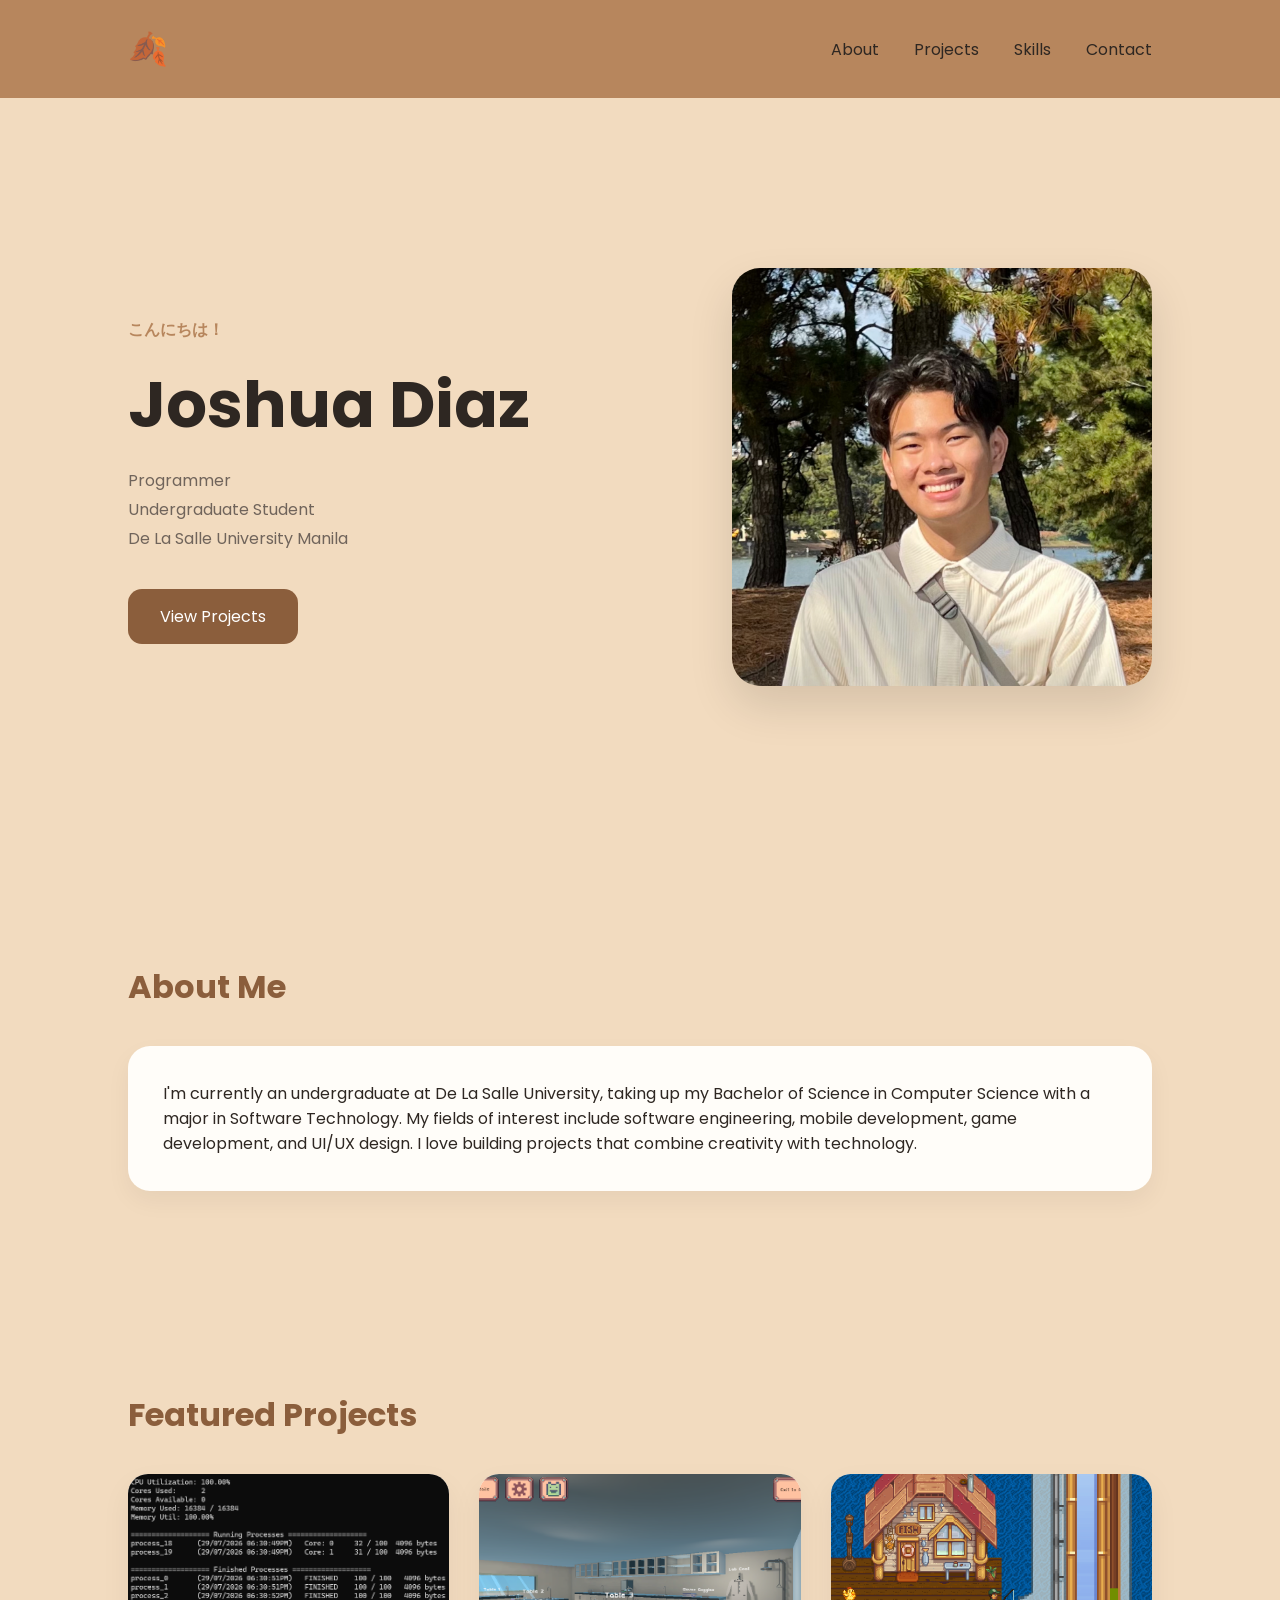
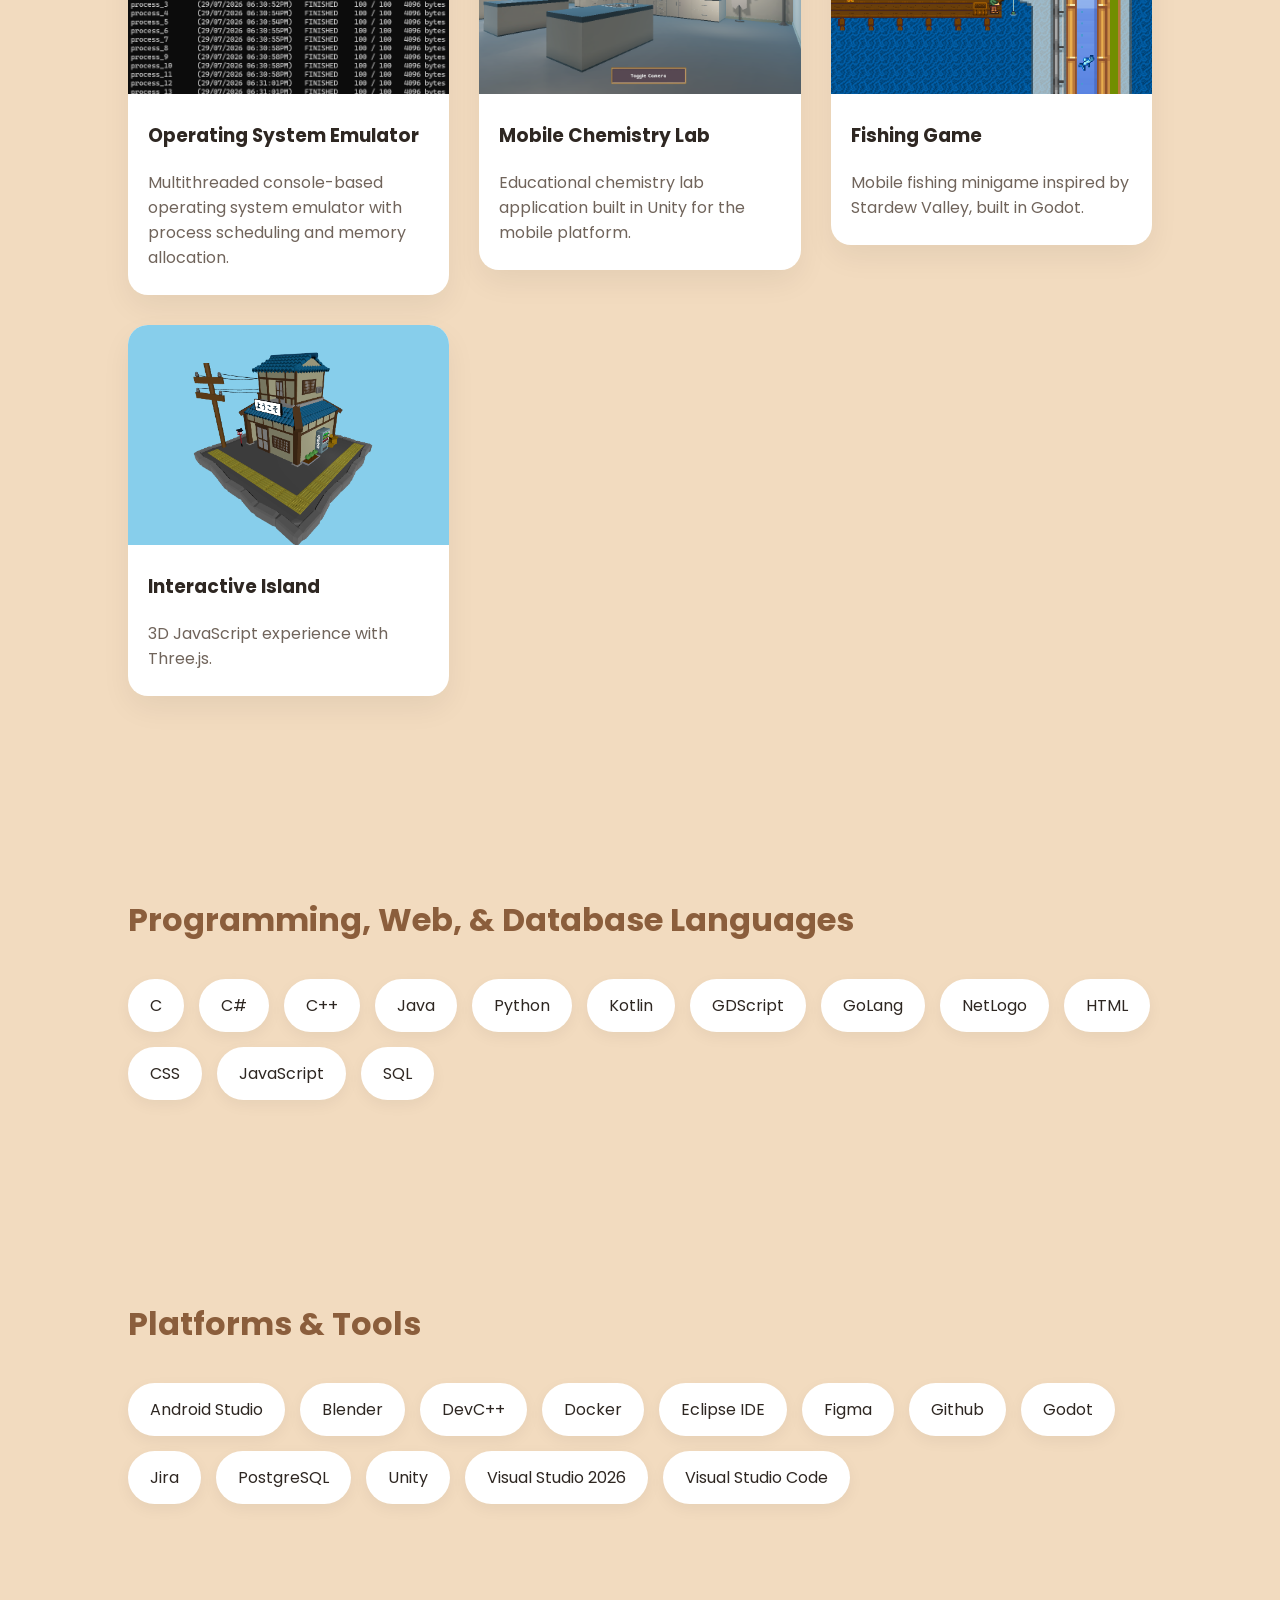
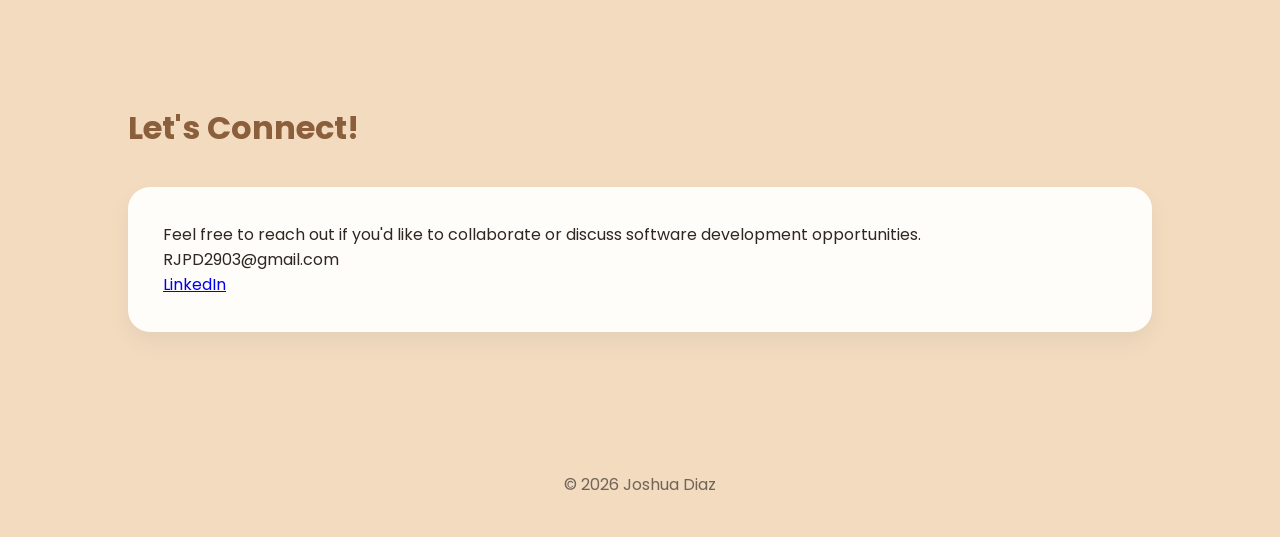
<file: index.html>
<!DOCTYPE html>
<html lang="en">
<head>
    <meta charset="UTF-8">
    <meta name="viewport" content="width=device-width, initial-scale=1.0">
    <title>Joshua Diaz | Portfolio</title>
    <link rel="preconnect" href="https://fonts.googleapis.com">
    <link rel="preconnect" href="https://fonts.gstatic.com" crossorigin>
    <link href="https://fonts.googleapis.com/css2?family=Poppins:wght@300;400;500;600;700&display=swap" rel="stylesheet">
    <link rel="stylesheet" href="style.css">
</head>

<body>

<header>
    <nav class="navbar">
        <h2><a href="index.html">🍂</a></h2>
        <ul>
            <li><a href="index.html#about">About</a></li>
            <li><a href="index.html#projects">Projects</a></li>
            <li><a href="index.html#skills">Skills</a></li>
            <li><a href="index.html#contact">Contact</a></li>
        </ul>
    </nav>
</header>


<section class="me">
    <div class="me-text">
        <p class="welcome">こんにちは！</p>
        <h1>Joshua Diaz</h1>
        <p class="description">
            Programmer<br>
            Undergraduate Student<br>
            De La Salle University Manila
        </p>
        <a href="#projects" class="button">
            View Projects
        </a>
    </div>
    <div class="my-image">
        <img src="assets/profile.jpg" alt="Profile">
    </div>
</section>


<section id="about">
    <h2>About Me</h2>
    <div class="card">
        <p>
            I'm currently an undergraduate at De La Salle University, 
            taking up my Bachelor of Science in Computer Science 
            with a major in Software Technology. My fields of interest
            include software engineering, mobile development, game development, and UI/UX
            design.

            I love building projects that combine creativity with
            technology.
        </p>
    </div>
</section>

<section id="projects">
    <h2>Featured Projects</h2>
    <div class="project-grid">
        <a href="projects/OperatingSystemEmulator.html" class="project-link">
            <div class="project">
                <img src="assets/emulator.png">
                <h3>Operating System Emulator</h3>
                <p>Multithreaded console-based operating system emulator with process scheduling and memory allocation.</p>
            </div>
        </a>
        <a href="projects/MobileChemistryLab.html" class="project-link">
            <div class="project">
                <img src="assets/chemistry.png">
                <h3>Mobile Chemistry Lab</h3>
                <p>Educational chemistry lab application built in Unity for the mobile platform.</p>
            </div>
        </a>
        <a href="projects/FishingGame.html" class="project-link">
            <div class="project">
                <img src="assets/fishing.png">
                <h3>Fishing Game</h3>
                <p>Mobile fishing minigame inspired by Stardew Valley, built in Godot.</p>
            </div>
        </a>
        <a href="projects/InteractiveIsland.html" class="project-link">
            <div class="project">
                <img src="assets/island.png">
                <h3>Interactive Island</h3>
                <p>3D JavaScript experience with Three.js.</p>
            </div>
        </a>
    </div>
</section>



<section id="skills">
    <h2>Programming, Web, & Database Languages</h2>
    <div class="skills">
        <span>C</span>
        <span>C#</span>
        <span>C++</span>
        <span>Java</span>
        <span>Python</span>
        <span>Kotlin</span>
        <span>GDScript</span>
        <span>GoLang</span>
        <span>NetLogo</span>
        <span>HTML</span>
        <span>CSS</span>
        <span>JavaScript</span>
        <span>SQL</span>
    </div>
</section>

<section id="skills">
    <h2>Platforms & Tools</h2>
    <div class="skills">
        <span>Android Studio</span>
        <span>Blender</span>
        <span>DevC++</span>
        <span>Docker</span>
        <span>Eclipse IDE</span>
        <span>Figma</span>
        <span>Github</span>
        <span>Godot</span>
        <span>Jira</span>
        <span>PostgreSQL</span>
        <span>Unity</span>
        <span>Visual Studio 2026</span>
        <span>Visual Studio Code</span>
    </div>
</section>

<section id="contact">
    <h2>Let's Connect!</h2>
    <div class="card">
        <p>
            Feel free to reach out if you'd like to collaborate or discuss software development opportunities. <br>
            RJPD2903@gmail.com<br>
            <a href="https://www.linkedin.com/in/rjpdiaz/">LinkedIn</a>
        </p>
    </div>
</section>


<footer>
    © 2026 Joshua Diaz
</footer>

</body>
</html>
</file>
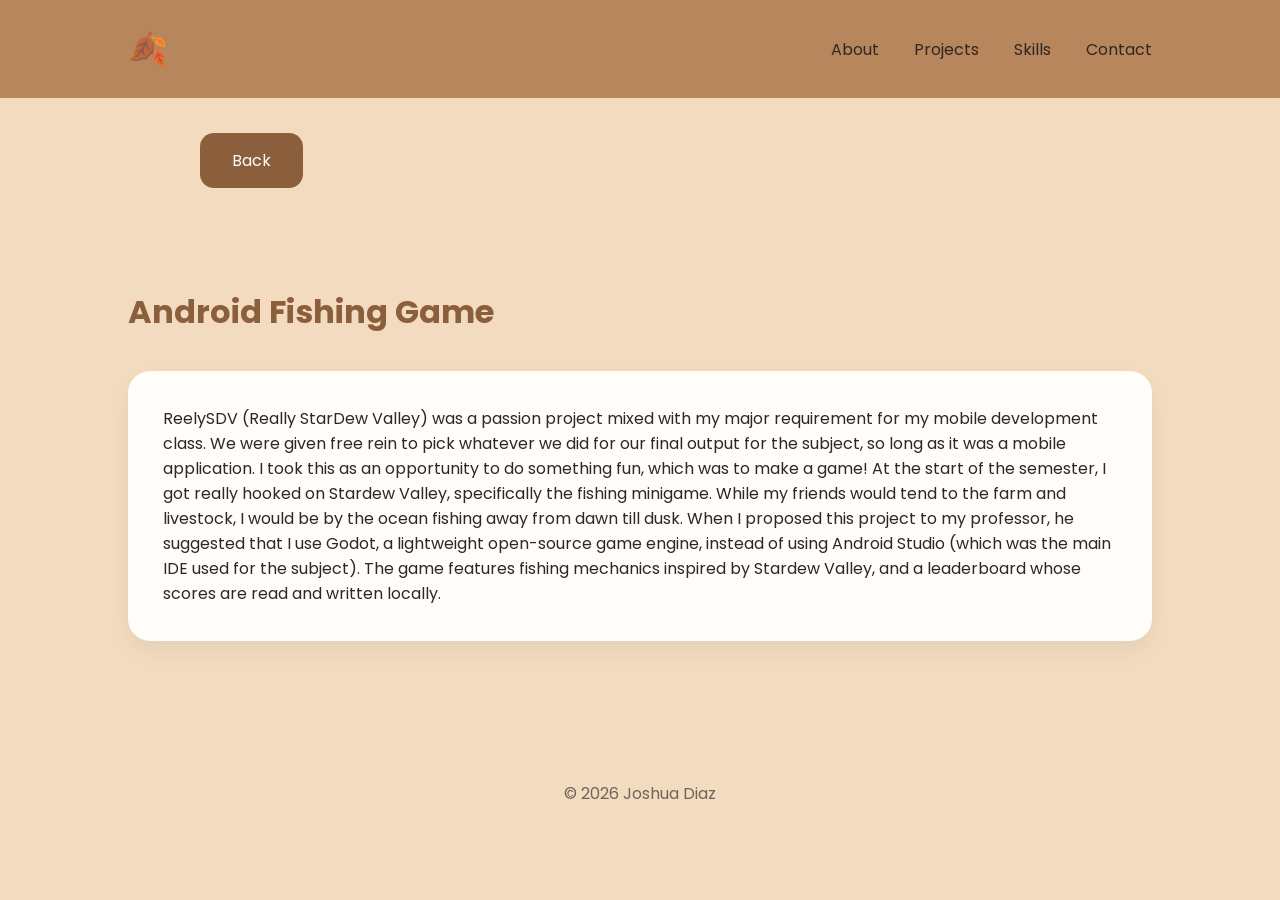
<file: projects/FishingGame.html>
<!DOCTYPE html>
<html lang="en">
<head>
    <meta charset="UTF-8">
    <meta name="viewport" content="width=device-width, initial-scale=1.0">
    <title>Fishing Game</title>
    <link rel="preconnect" href="https://fonts.googleapis.com">
    <link rel="preconnect" href="https://fonts.gstatic.com" crossorigin>
    <link href="https://fonts.googleapis.com/css2?family=Poppins:wght@300;400;500;600;700&display=swap" rel="stylesheet">
    <link rel="stylesheet" href="../style.css">
</head>

<body>

<header>
    <nav class="navbar">
        <h2><a href="../index.html">🍂</a></h2>
        <ul>
            <li><a href="../index.html#about">About</a></li>
            <li><a href="../index.html#projects">Projects</a></li>
            <li><a href="../index.html#skills">Skills</a></li>
            <li><a href="../index.html#contact">Contact</a></li>
        </ul>
    </nav>
</header>

<a href="../index.html#projects" class="button" style="margin-left: 200px">Back</a>

<section id="about">
    <h2>Android Fishing Game</h2>
    <div class="card">
        <p>
            ReelySDV (Really StarDew Valley) was a passion project mixed with my major requirement for my mobile development class. 
            We were given free rein to pick whatever we did for our final output for the subject, so long as it was a mobile application. 
            I took this as an opportunity to do something fun, which was to make a game! At the start of the semester, I got really hooked on 
            Stardew Valley, specifically the fishing minigame. While my friends would tend to the farm and livestock, I would be by the ocean fishing away 
            from dawn till dusk. When I proposed this project to my professor, he suggested that I use Godot, a lightweight open-source game engine, 
            instead of using Android Studio (which was the main IDE used for the subject). 
            The game features fishing mechanics inspired by Stardew Valley, and a leaderboard whose scores are read and written locally.
        </p>
    </div>
</section>

<footer>
    © 2026 Joshua Diaz
</footer>

</body>
</html>
</file>
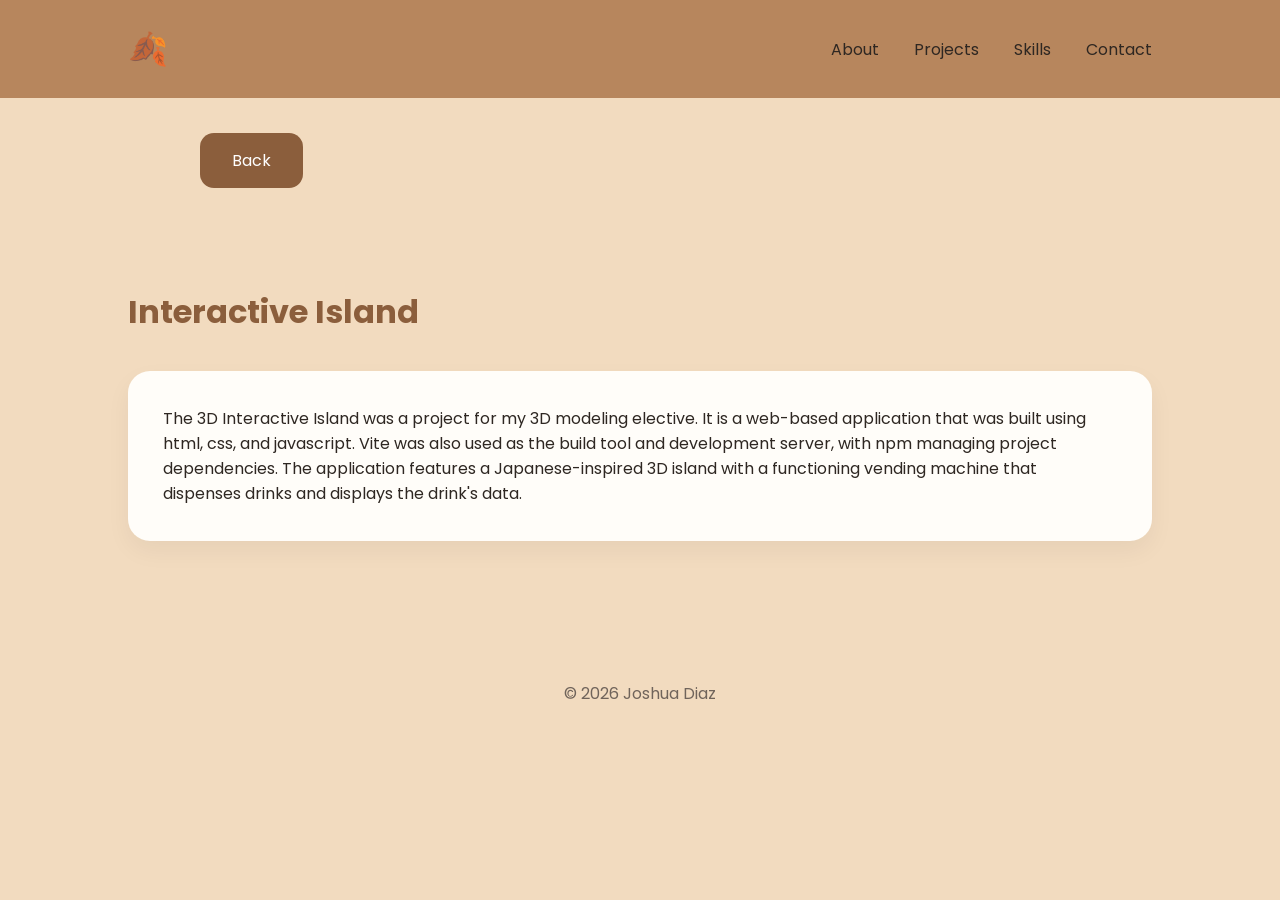
<file: projects/InteractiveIsland.html>
<!DOCTYPE html>
<html lang="en">
<head>
    <meta charset="UTF-8">
    <meta name="viewport" content="width=device-width, initial-scale=1.0">
    <title>Interactive Island</title>
    <link rel="preconnect" href="https://fonts.googleapis.com">
    <link rel="preconnect" href="https://fonts.gstatic.com" crossorigin>
    <link href="https://fonts.googleapis.com/css2?family=Poppins:wght@300;400;500;600;700&display=swap" rel="stylesheet">
    <link rel="stylesheet" href="../style.css">
</head>

<body>

<header>
    <nav class="navbar">
        <h2><a href="../index.html">🍂</a></h2>
        <ul>
            <li><a href="../index.html#about">About</a></li>
            <li><a href="../index.html#projects">Projects</a></li>
            <li><a href="../index.html#skills">Skills</a></li>
            <li><a href="../index.html#contact">Contact</a></li>
        </ul>
    </nav>
</header>

<a href="../index.html#projects" class="button" style="margin-left: 200px">Back</a>

<section id="about">
    <h2>Interactive Island</h2>
    <div class="card">
        <p>
            The 3D Interactive Island was a project for my 3D modeling elective. 
            It is a web-based application that was built using html, css, and javascript. Vite 
            was also used as the build tool and development server, with npm managing project dependencies.
            The application features a Japanese-inspired 3D island with a functioning vending machine that 
            dispenses drinks and displays the drink's data.
        </p>
    </div>
</section>

<footer>
    © 2026 Joshua Diaz
</footer>

</body>
</html>
</file>
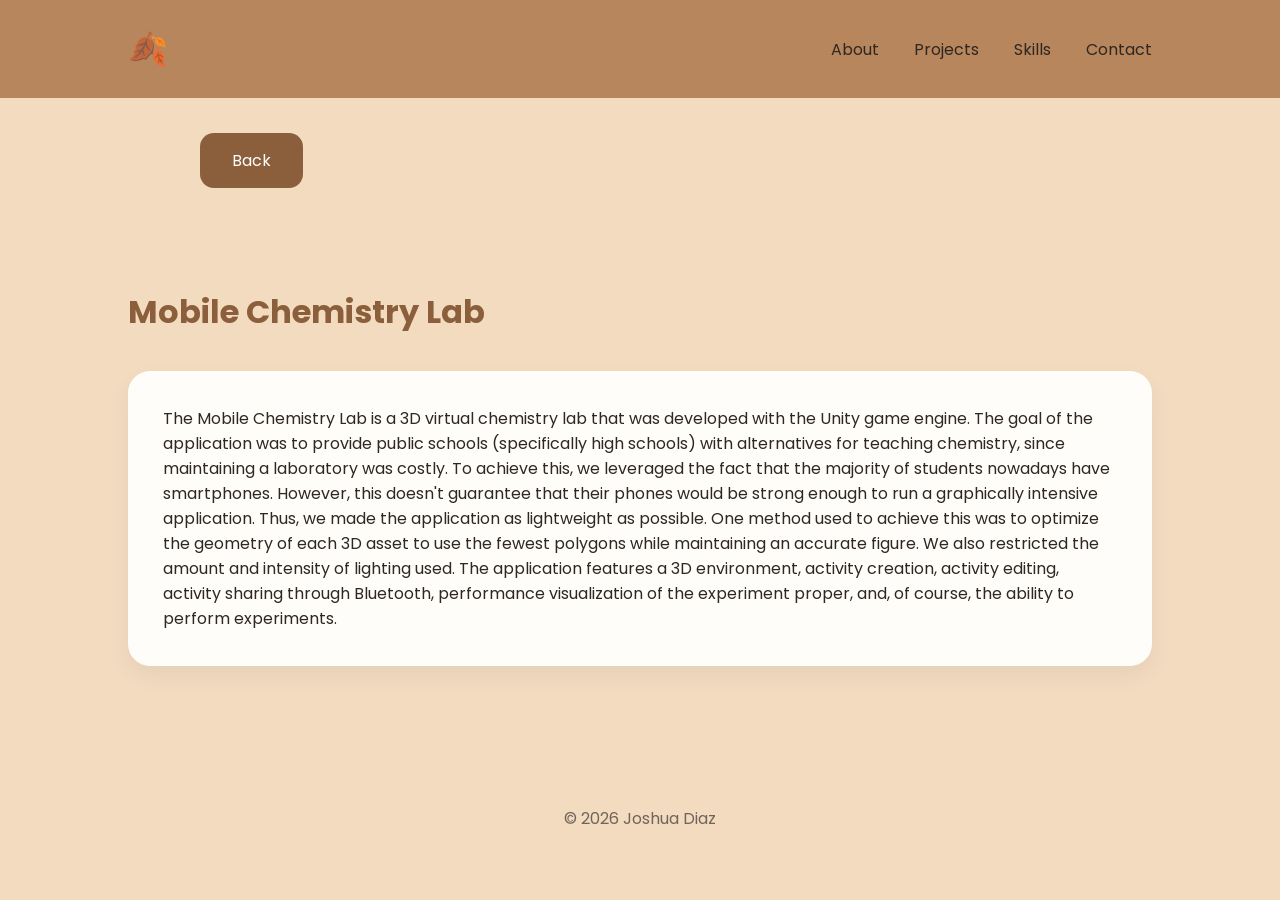
<file: projects/MobileChemistryLab.html>
<!DOCTYPE html>
<html lang="en">
<head>
    <meta charset="UTF-8">
    <meta name="viewport" content="width=device-width, initial-scale=1.0">
    <title>Mobile Chemistry Lab</title>
    <link rel="preconnect" href="https://fonts.googleapis.com">
    <link rel="preconnect" href="https://fonts.gstatic.com" crossorigin>
    <link href="https://fonts.googleapis.com/css2?family=Poppins:wght@300;400;500;600;700&display=swap" rel="stylesheet">
    <link rel="stylesheet" href="../style.css">
</head>

<body>

<header>
    <nav class="navbar">
        <h2><a href="../index.html">🍂</a></h2>
        <ul>
            <li><a href="../index.html#about">About</a></li>
            <li><a href="../index.html#projects">Projects</a></li>
            <li><a href="../index.html#skills">Skills</a></li>
            <li><a href="../index.html#contact">Contact</a></li>
        </ul>
    </nav>
</header>

<a href="../index.html#projects" class="button" style="margin-left: 200px">Back</a>

<section id="about">
    <h2>Mobile Chemistry Lab</h2>
    <div class="card">
        <p>
            The Mobile Chemistry Lab is a 3D virtual chemistry lab that was developed with the Unity game engine. 
            The goal of the application was to provide public schools (specifically high schools) with alternatives for teaching chemistry, 
            since maintaining a laboratory was costly. To achieve this, we leveraged the fact that the majority of students 
            nowadays have smartphones. However, this doesn't guarantee that their phones would be strong enough to run a 
            graphically intensive application. Thus, we made the application as lightweight as possible. One method used to 
            achieve this was to optimize the geometry of each 3D asset to use the fewest polygons while maintaining an accurate figure. 
            We also restricted the amount and intensity of lighting used. The application features a 3D environment, activity creation, 
            activity editing, activity sharing through Bluetooth, performance visualization of the experiment proper, and, of course, the 
            ability to perform experiments.
        </p>
    </div>
</section>

<footer>
    © 2026 Joshua Diaz
</footer>

</body>
</html>
</file>
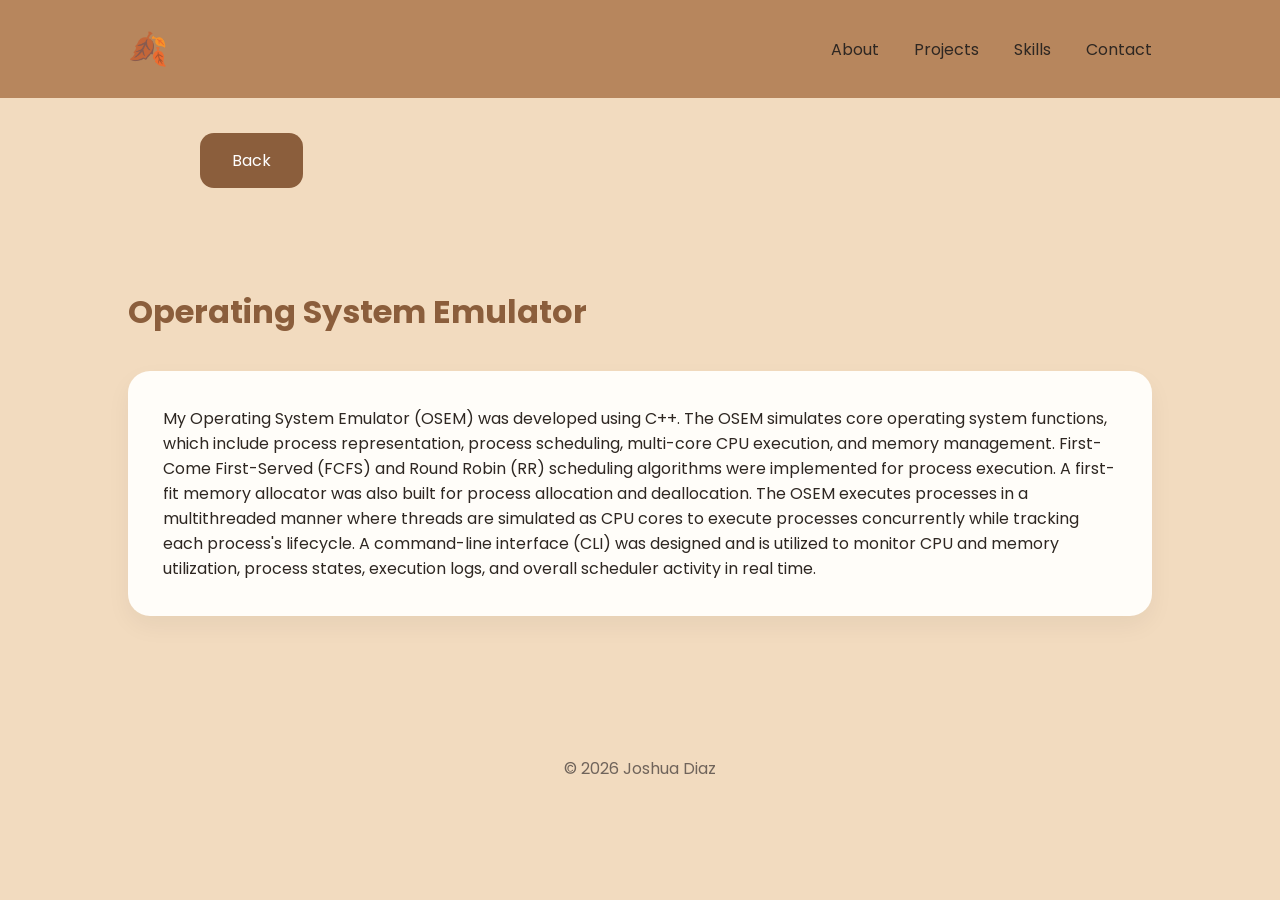
<file: projects/OperatingSystemEmulator.html>
<!DOCTYPE html>
<html lang="en">
<head>
    <meta charset="UTF-8">
    <meta name="viewport" content="width=device-width, initial-scale=1.0">
    <title>Operating System Emulator</title>
    <link rel="preconnect" href="https://fonts.googleapis.com">
    <link rel="preconnect" href="https://fonts.gstatic.com" crossorigin>
    <link href="https://fonts.googleapis.com/css2?family=Poppins:wght@300;400;500;600;700&display=swap" rel="stylesheet">
    <link rel="stylesheet" href="../style.css">
</head>

<body>

<header>
    <nav class="navbar">
        <h2><a href="../index.html">🍂</a></h2>
        <ul>
            <li><a href="../index.html#about">About</a></li>
            <li><a href="../index.html#projects">Projects</a></li>
            <li><a href="../index.html#skills">Skills</a></li>
            <li><a href="../index.html#contact">Contact</a></li>
        </ul>
    </nav>
</header>

<a href="../index.html#projects" class="button" style="margin-left: 200px">Back</a>

<section id="about">
    <h2>Operating System Emulator</h2>
    <div class="card">
        <p>
            My Operating System Emulator (OSEM) was developed using C++. 
            The OSEM simulates core operating system functions, which include process representation, process scheduling, multi-core CPU execution, and memory management. 
            First-Come First-Served (FCFS) and Round Robin (RR) scheduling algorithms were implemented for process execution.  
            A first-fit memory allocator was also built for process allocation and deallocation. 
            The OSEM executes processes in a multithreaded manner where threads are simulated as CPU cores to execute processes 
            concurrently while tracking each process's lifecycle. 
            A command-line interface (CLI) was designed and is utilized to monitor CPU and memory utilization, 
            process states, execution logs, and overall scheduler activity in real time.
        </p>
    </div>
</section>

<footer>
    © 2026 Joshua Diaz
</footer>

</body>
</html>
</file>
<file: style.css>
@import url('https://fonts.googleapis.com/css2?family=Poppins:wght@300;400;500;600;700&display=swap');

:root{
    --bg:#F2DBBF;
    --card:#FFFDF9;
    --primary:#8B5E3C;
    --secondary:#B7865D;
    --accent:#E7D3BF;
    --text:#2E2722;
    --light:#70645B;
}

*{
    margin:0;
    padding:0;
    box-sizing:border-box;
}

html{
    scroll-behavior:smooth;
}

body{
    font-family:"Poppins",sans-serif;
    background:var(--bg);
    color:var(--text);
}

.navbar{
    display:flex;
    justify-content:space-between;
    align-items:center;
    padding:25px 10%;
    background: var(--secondary);/*rgba(255,253,249,.85);*/
    backdrop-filter:blur(10px);
    position:sticky;
    top:0;
}

.navbar h2 {
    margin: 0;
}

.navbar ul{
    display:flex;
    gap:35px;
    list-style:none;
}

.navbar a{
    text-decoration:none;
    color:var(--text);
    transition:.25s;
}

.navbar a:hover{
    color:var(--primary);
}

.me{
    display:flex;
    justify-content:space-between;
    align-items:center;
    padding:90px 10%;
    gap:60px;
    margin-top: 80px;
    margin-bottom: 80px;
}

.me h1{
    font-size:4rem;
    margin:15px 0;
}

.description{
    max-width:500px;
    color:var(--light);
    line-height:1.8;
}

.welcome{
    color:var(--secondary);
    font-weight:600;
}

.button{
    display:inline-block;
    margin-top:35px;
    padding:15px 32px;
    background:var(--primary);
    color:white;
    text-decoration:none;
    border-radius:14px;
    transition:.25s;
}

.button:hover{
    transform:translateY(-3px);
    background:var(--secondary);
}

.my-image img{
    width:420px;
    border-radius:28px;
    box-shadow:0 20px 45px rgba(0,0,0,.12);
}

section{
    padding:100px 10%;
}

h2{
    color:var(--primary);
    margin-bottom:35px;
    font-size:2rem;
}

.card{
    background:var(--card);
    padding:35px;
    border-radius:22px;
    box-shadow:0 10px 25px rgba(0,0,0,.05);
}

.project-grid{
    display:grid;
    grid-template-columns:repeat(auto-fit,minmax(300px,1fr));
    gap:30px;
}

.project{
    background:white;
    border-radius:20px;
    overflow:hidden;
    transition:.3s;
    box-shadow:0 12px 30px rgba(0,0,0,.06);
}

.project-link,
.project-link:visited {
    color: inherit;
    text-decoration: none;
    display: block; /* Ensures card layout doesn't collapse */
}

.project:hover{
    transform:translateY(-8px);
}

.project img{
    width:100%;
    height:220px;
    object-fit:cover;
}

.project h3{
    margin:20px;
}

.project p{
    margin:0 20px 25px;
    color:var(--light);
}

.skills{
    display:flex;
    flex-wrap:wrap;
    gap:15px;
}

.skills span{
    background:white;
    padding:14px 22px;
    border-radius:50px;
    box-shadow:0 5px 15px rgba(0,0,0,.05);
    transition:.2s;
}

.skills span:hover{
    background:var(--primary);
    color:white;
}

footer{
    padding:40px;
    text-align:center;
    color:var(--light);
}

@media(max-width:900px){

    .me{
        flex-direction:column-reverse;
        text-align:center;
    }

    .my-image img{
        width:300px;
    }

    .navbar{
        flex-direction:column;
        gap:20px;
    }

    .navbar ul{
        flex-wrap:wrap;
        justify-content:center;
    }

}
</file>
